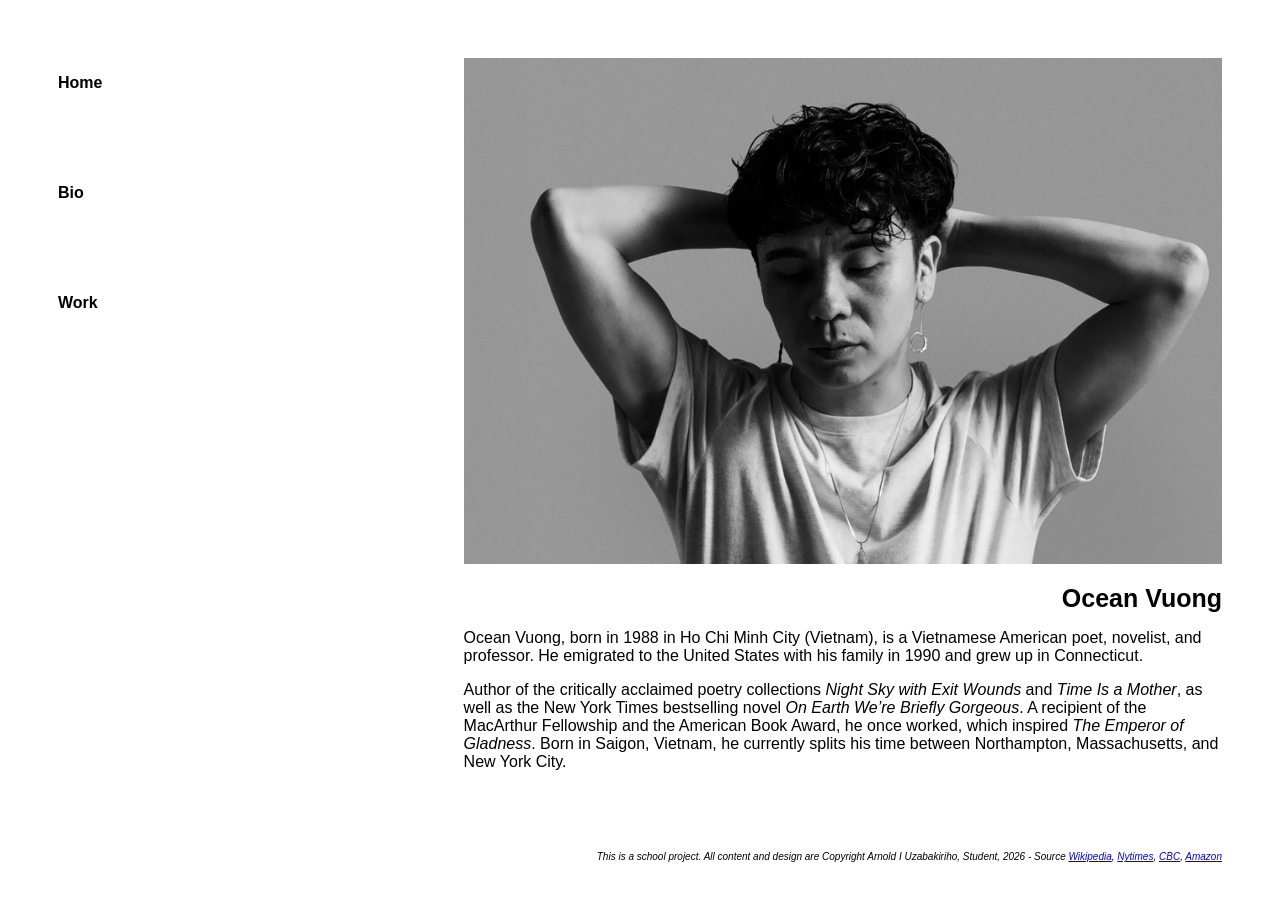
<file: index.html>
<!DOCTYPE html>
<html lang="en">
<head>
    <meta charset="UTF-8">
    <meta name="viewport" content="width=device-width, initial-scale=1.0">
    <title>Ocean Vuong</title>

    <!--Meta description for SEO-->
    <meta name="Description"
        content="Explore the work of Ocean Vuong, award winning poet and novelist, 
        author of 'On Earth We're Briefly Gorgeous' and 'Time Is a Mother', explore love, 
        loss and identity with profoudn beauty">

    <!--Open Graph for Social Sharing-->    
    <meta property="og:title" content="Ocean Vuong">
    <meta property="og:Description" content="Explore the work of Ocean Vuong, award winning poet and novelist, 
        author of 'On Earth We're Briefly Gorgeous' and 'Time Is a Mother', explore love, 
        loss and identity with profoudn beauty">

    <!--Author and Copyright-->
    <meta name="author" content="Arnold I Uzabakiriho">
    <meta name="Copyright" content="Arnold I Uzabakiriho, Assessment 3, 2026">

    <link rel="Stylesheet" href="styles.css">
</head>

<body>
  <!--Navigation-->  
  <nav>
    <a href="index.html" target="_self">Home</a><br>
    <a href="bio.html" target="_self">Bio</a><br>
    <a href="work.html" target="_self">Work</a><br>
  </nav>

  <!--Main Wrapper-->
  <div id="wrapper">
    <header>
      <img src="./Assessement3/assets/Home.jpg" alt="Black and white portrait of Ocean Vuong">
      <h1>Ocean Vuong</h1>
    </header>

  <!--Main Content-->
  <main>
    <article>
      <p>
        Ocean Vuong, born in 1988 in Ho Chi Minh City (Vietnam), 
        is a Vietnamese American poet, novelist, and professor. 
        He emigrated to the United States with his family in 1990 
        and grew up in Connecticut.
      </p> 
      <p>
        Author of the critically acclaimed poetry collections <em>Night Sky with Exit Wounds</em>
        and <em>Time Is a Mother</em>, as well as the New York Times bestselling novel <em>On Earth We’re Briefly Gorgeous</em>. 
        A recipient of the MacArthur Fellowship and the American Book Award, he once worked, which inspired 
        <em>The Emperor of Gladness</em>. Born in Saigon, Vietnam, he currently splits his time between Northampton, 
        Massachusetts, and New York City.
      </p>
    </article>

  </main>

  <!--Footer-->
  <footer>
        <em>
          This is a school project. All content and design are Copyright Arnold I Uzabakiriho, Student, 2026 - Source 
          <a href="https://en.wikipedia.org/wiki/Ocean_Vuong" target="_blank">Wikipedia</a>,
          <a href="https://www.nytimes.com/2025/05/03/magazine/ocean-vuong-interview.html" target="_blank">Nytimes</a>,
          <a href="https://www.cbc.ca/radio/writersandcompany/ocean-vuong-embraces-life-after-loss-in-his-new-book-of-poems-time-is-a-mother-1.6413281" target="_blank">CBC</a>,
          <a href="https://www.amazon.ca/stores/Ocean-Vuong/author/B004ODUZ2M?ref=ap_rdr&isDramIntegrated=true&shoppingPortalEnabled=true" target="_blank">Amazon</a>
        </em>
  </footer>

  </div>
</body>

</html>
</file>
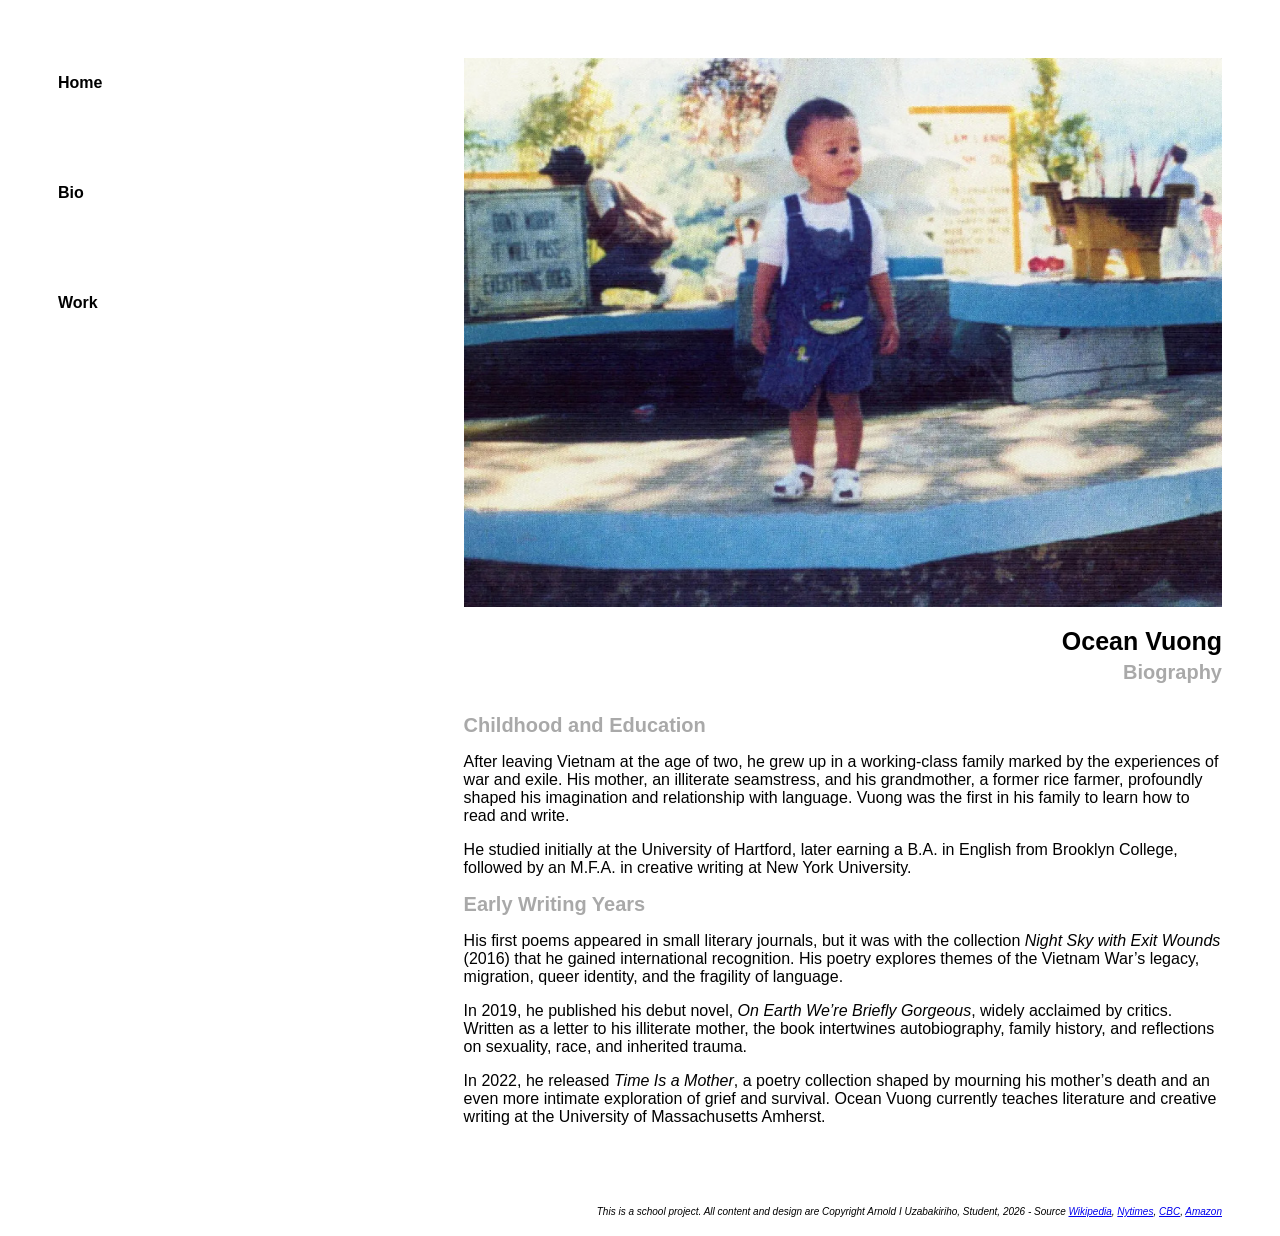
<file: bio.html>
<!DOCTYPE html>
<html lang="en">
<head>
    <meta charset="UTF-8">
    <meta name="viewport" content="width=device-width, initial-scale=1.0">
    <title>Ocean Vuong</title>

    <!--Meta description for SEO-->
    <meta name="Description"
        content="Explore the work of Ocean Vuong, award winning poet and novelist, 
        author of 'On Earth We're Briefly Gorgeous' and 'Time Is a Mother', explore love, 
        loss and identity with profoudn beauty">

    <!--Open Graph for Social Sharing-->    
    <meta property="og:title" content="Ocean Vuong">
    <meta property="og:Description" content="Explore the work of Ocean Vuong, award winning poet and novelist, 
        author of 'On Earth We're Briefly Gorgeous' and 'Time Is a Mother', explore love, 
        loss and identity with profoudn beauty">

    <!--Author and Copyright-->
    <meta name="author" content="Arnold I Uzabakiriho">
    <meta name="Copyright" content="Arnold I Uzabakiriho, Assessment 3, 2026">

    <link rel="Stylesheet" href="styles.css">
</head>

<body>
  <!--Navigation-->  
  <nav>
    <a href="index.html" target="_self">Home</a><br>
    <a href="bio.html" target="_self">Bio</a><br>
    <a href="work.html" target="_self">Work</a><br>
  </nav>

  <!--Main Wrapper-->
  <div id="wrapper">
    <header>
      <img src="./Assessement3/assets/Bio.jpg" alt="Ocean Vuong as a kid">
      <h1>Ocean Vuong</h1>
      <h2>Biography</h2>
    </header>

  <!--Main Content-->
  <main>
    <article>
      <h3>Childhood and Education</h3>
      <p>
        After leaving Vietnam at the age of two, he grew up in a working-class family marked by 
        the experiences of war and exile. His mother, an illiterate seamstress, and his grandmother, 
        a former rice farmer, profoundly shaped his imagination and relationship with language. 
        Vuong was the first in his family to learn how to read and write.
      </p> 
      <p>
        He studied initially at the University of Hartford, later earning a B.A. in English from 
        Brooklyn College, followed by an M.F.A. in creative writing at New York University.
      </p>
      
      <h3>Early Writing Years</h3>
      <p>
        His first poems appeared in small literary journals, but it was with the 
        collection <em>Night Sky with Exit Wounds</em> (2016) that he gained international recognition. 
        His poetry explores themes of the Vietnam War’s legacy, migration, queer identity, and 
        the fragility of language. 
      </p> 
      <p>
        In 2019, he published his debut novel, <em>On Earth We’re Briefly Gorgeous</em>, 
        widely acclaimed by critics. Written as a letter to his illiterate mother, the book intertwines autobiography, 
        family history, and reflections on sexuality, race, and inherited trauma.
      </p>
      <p>
        In 2022, he released <em>Time Is a Mother</em>, a poetry collection shaped by mourning his mother’s death 
        and an even more intimate exploration of grief and survival. Ocean Vuong currently teaches literature 
        and creative writing at the University of Massachusetts Amherst.
      </p>

    </article>

  </main>

  <!--Footer-->
  <footer>
        <em>
          This is a school project. All content and design are Copyright Arnold I Uzabakiriho, Student, 2026 - Source 
          <a href="https://en.wikipedia.org/wiki/Ocean_Vuong" target="_blank">Wikipedia</a>,
          <a href="https://www.nytimes.com/2025/05/03/magazine/ocean-vuong-interview.html" target="_blank">Nytimes</a>,
          <a href="https://www.cbc.ca/radio/writersandcompany/ocean-vuong-embraces-life-after-loss-in-his-new-book-of-poems-time-is-a-mother-1.6413281" target="_blank">CBC</a>,
          <a href="https://www.amazon.ca/stores/Ocean-Vuong/author/B004ODUZ2M?ref=ap_rdr&isDramIntegrated=true&shoppingPortalEnabled=true" target="_blank">Amazon</a>
        </em>
  </footer>

  </div>
</body>

</html>
</file>
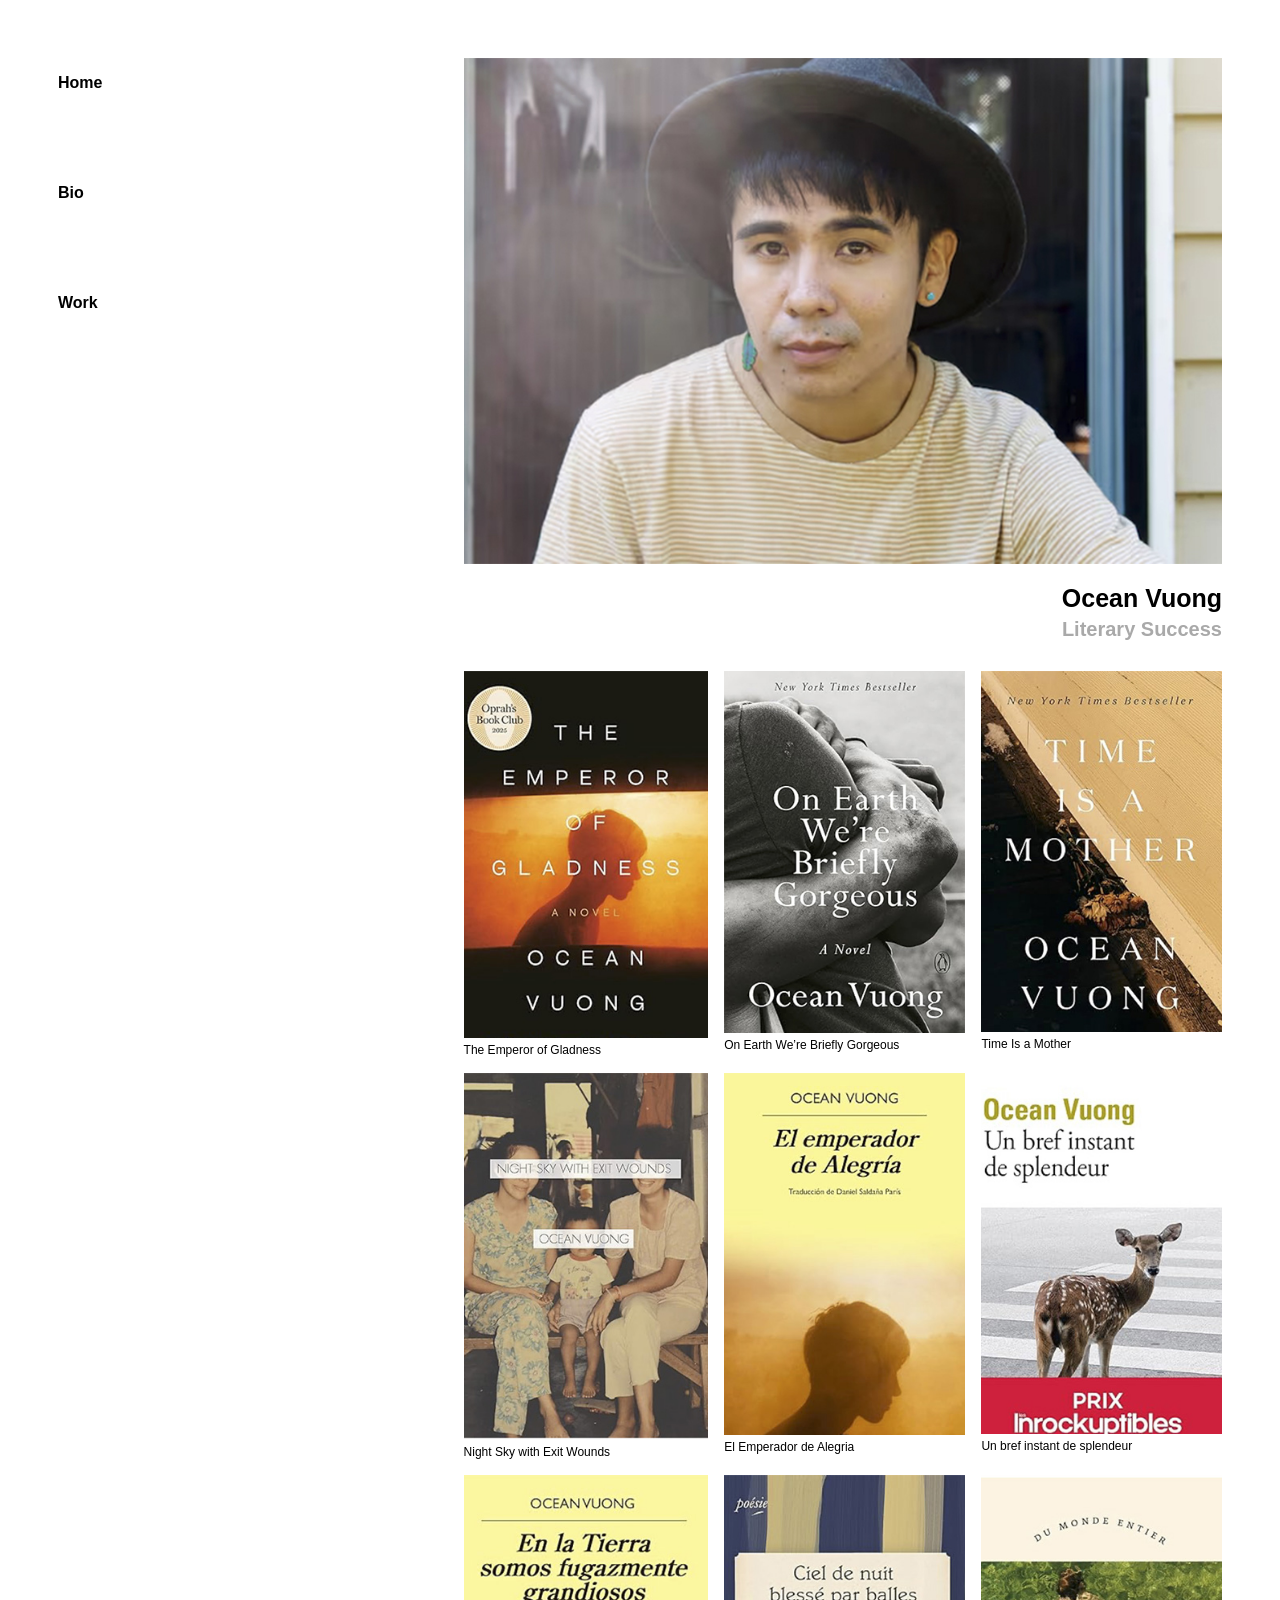
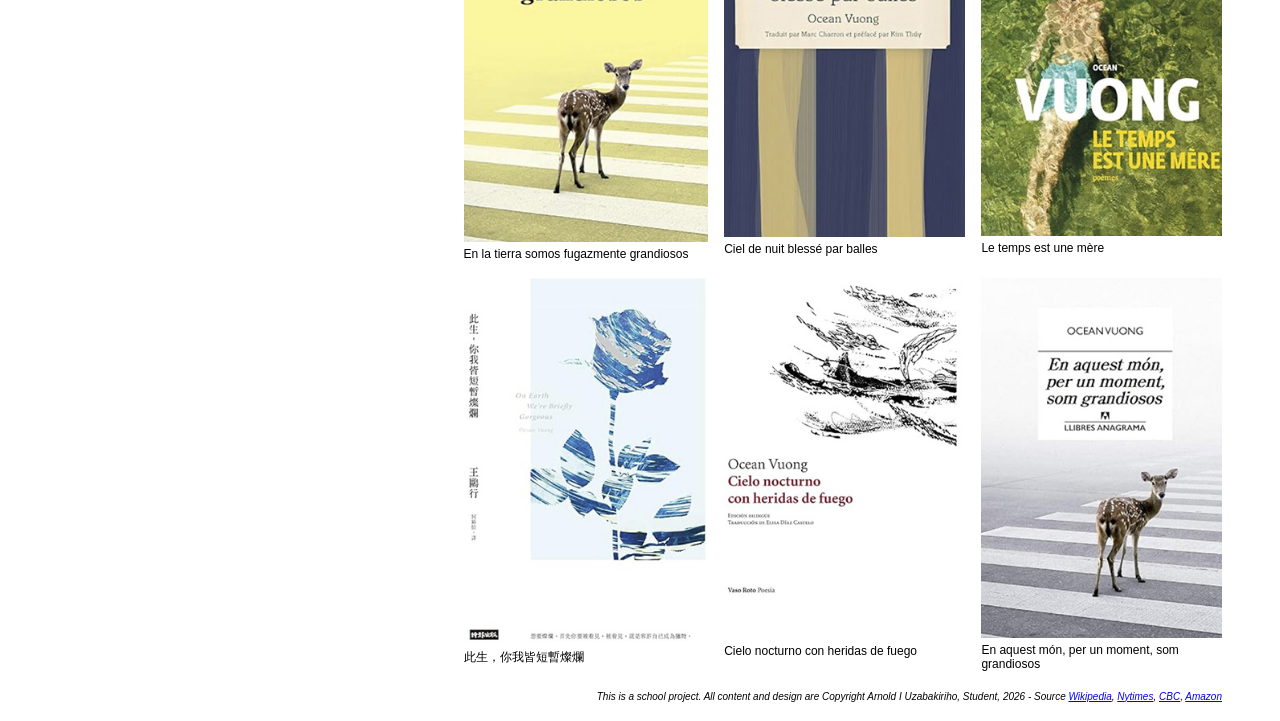
<file: work.html>
<!DOCTYPE html>
<html lang="en">
<head>
    <meta charset="UTF-8">
    <meta name="viewport" content="width=device-width, initial-scale=1.0">
    <title>Ocean Vuong</title>

    <!--Meta description for SEO-->
    <meta name="Description"
        content="Explore the work of Ocean Vuong, award winning poet and novelist, 
        author of 'On Earth We're Briefly Gorgeous' and 'Time Is a Mother', explore love, 
        loss and identity with profoudn beauty">

    <!--Open Graph for Social Sharing-->    
    <meta property="og:title" content="Ocean Vuong">
    <meta property="og:Description" content="Explore the work of Ocean Vuong, award winning poet and novelist, 
        author of 'On Earth We're Briefly Gorgeous' and 'Time Is a Mother', explore love, 
        loss and identity with profoudn beauty">

    <!--Author and Copyright-->
    <meta name="author" content="Arnold I Uzabakiriho">
    <meta name="Copyright" content="Arnold I Uzabakiriho, Assessment 3, 2026">

    <link rel="Stylesheet" href="styles.css">
</head>

<body>
  <!--Navigation-->  
  <nav>
    <a href="index.html" target="_self">Home</a><br>
    <a href="bio.html" target="_self">Bio</a><br>
    <a href="work.html" target="_self">Work</a><br>
  </nav>

  <!--Main Wrapper-->
  <div id="wrapper">
    <header>
      <img src="./Assessement3/assets/work.jpg" alt="Ocean Vuong with a hat as an adult">
      <h1>Ocean Vuong</h1>
      <h2>Literary Success</h2>
    </header>

  <!--Main Content-->
  <main>
    <section>
        <article id="showOfWork">
            <div class="books">
                <figure>
                    <img src="./Assessement3/assets/Emperor.jpg" alt="The Emperor of Gladness" loading="lazy">
                    <figcaption>The Emperor of Gladness</figcaption>
                </figure>

                <figure>
                    <img src="./Assessement3/assets/Earth.jpg" alt="On Earth We're Briefly Gorgeous: A Novel" loading="lazy">
                    <figcaption>On Earth We’re Briefly Gorgeous</figcaption>
                </figure>

                <figure>
                    <img src="./Assessement3/assets/Mother.jpg" alt="Time Is a Mother" loading="lazy">
                    <figcaption>Time Is a Mother</figcaption>
                </figure>

                <figure>
                    <img src="./Assessement3/assets/Wounds.jpg" alt="Night Sky with Exit Wounds" loading="lazy">
                    <figcaption>Night Sky with Exit Wounds</figcaption>
                </figure>

                <figure>
                    <img src="./Assessement3/assets/Emperador.jpg" alt="El Emperador de Alegria" loading="lazy">
                    <figcaption>El Emperador de Alegria</figcaption>
                </figure>

                <figure>
                    <img src="./Assessement3/assets/splendeur.jpg" alt="Un bref instant de splendeur" loading="lazy">
                    <figcaption>Un bref instant de splendeur</figcaption>
                </figure>

                <figure>
                    <img src="./Assessement3/assets/Tierra.jpg" alt="En la tierra somos fugazmente grandiosos" loading="lazy">
                    <figcaption>En la tierra somos fugazmente grandiosos</figcaption>
                </figure>

                <figure>
                    <img src="./Assessement3/assets/nuit.jpg" alt="Ciel de nuit blessé par balles" loading="lazy">
                    <figcaption>Ciel de nuit blessé par balles</figcaption>
                </figure>

                <figure>
                    <img src="./Assessement3/assets/mere.jpg" alt="Le temps est une mère" loading="lazy">
                    <figcaption>Le temps est une mère</figcaption>
                </figure>

                <figure>
                    <img src="./Assessement3/assets/ChineseED.jpg" alt="On Earth We’re Briefly Gorgeous" loading="lazy">
                    <figcaption>此生，你我皆短暫燦爛</figcaption>
                </figure>

                <figure>
                    <img src="./Assessement3/assets/Heridas.jpg" alt="Cielo nocturno con heridas de fuego" loading="lazy">
                    <figcaption>Cielo nocturno con heridas de fuego</figcaption>
                </figure>

                <figure>
                    <img src="./Assessement3/assets/aquest.jpg" alt="En aquest món, per un moment, som grandiosos" loading="lazy">
                    <figcaption>En aquest món, per un moment, som grandiosos</figcaption>
                </figure>

            </div>
        </article>
    </section>
    

  </main>

  <!--Footer-->
  <footer>
        <em>
          This is a school project. All content and design are Copyright Arnold I Uzabakiriho, Student, 2026 - Source 
          <a href="https://en.wikipedia.org/wiki/Ocean_Vuong" target="_blank">Wikipedia</a>,
          <a href="https://www.nytimes.com/2025/05/03/magazine/ocean-vuong-interview.html" target="_blank">Nytimes</a>,
          <a href="https://www.cbc.ca/radio/writersandcompany/ocean-vuong-embraces-life-after-loss-in-his-new-book-of-poems-time-is-a-mother-1.6413281" target="_blank">CBC</a>,
          <a href="https://www.amazon.ca/stores/Ocean-Vuong/author/B004ODUZ2M?ref=ap_rdr&isDramIntegrated=true&shoppingPortalEnabled=true" target="_blank">Amazon</a>
        </em>
  </footer>

  </div>
</body>

</html>
</file>
<file: styles.css>
body {
    font-family: Arial, Helvetica, sans-serif;
}

nav a {
    color: black;
    text-decoration: none;
    display: block;
    margin-bottom: 10px;
    font-weight: bold;
}

nav {
    margin-left: 50px;
    margin-top: 50px;
    float: left;
    width: 15%;
    line-height: 50px;
    position: fixed;

}

#wrapper {
    margin-top: 50px;
    float: right;
    width: 60%;
    margin-right: 50px;

}

.books {
    display: grid;
    grid-template-columns: auto auto auto;
    max-width: 100%;
    height: auto;
    gap: 16px;
}

.books img {
    display: block;
    width: 100%;
    height: auto;
}

.books > div {
    text-align: center;
    padding: 10px;
}

.books figure {
    margin: 0;
}

article figure figcaption {
    margin-top: 5px;
    font-size: 12px;
}

header img {
    width: 100%;
}

header h1 {
    text-align: right;
    font-size: 25px;
    margin-bottom: 5px;
}

h2 {
    margin-top: 0px;
    margin-bottom: 30px;    
    text-align: right;
    font-size: 20px;
    color: darkgrey;
}

h3 {
    margin-top: 0px;
    margin-bottom: 10px;    
    text-align: left;
    font-size: 20px;
    color: darkgrey;
}

article p:last-child {
    margin-bottom: 80px;
}

footer {
     margin-top: 20px;
     min-height: 30px;
     font-size: 10px;
     font-weight: lighter;
     text-align: right;
     font-style: italic;
}

@media (max-width: 480px) {
   nav {
    float: none;
    position: relative;
    width: 100%;
    margin: 0 0 30px 0;
    display: flex;
    justify-content: space-around;
    align-items: center;
    background-color: black;
  }
  nav a {
    color: white;
    margin-bottom: 0;
  }

  #wrapper {
    float: none;
    width: 90%;
    margin: 0 auto;
  }

  .books {
    grid-template-columns: auto auto;
    gap: 16px;
  }

  header h1 {
    font-size: 20px;
  }
}
</file>
